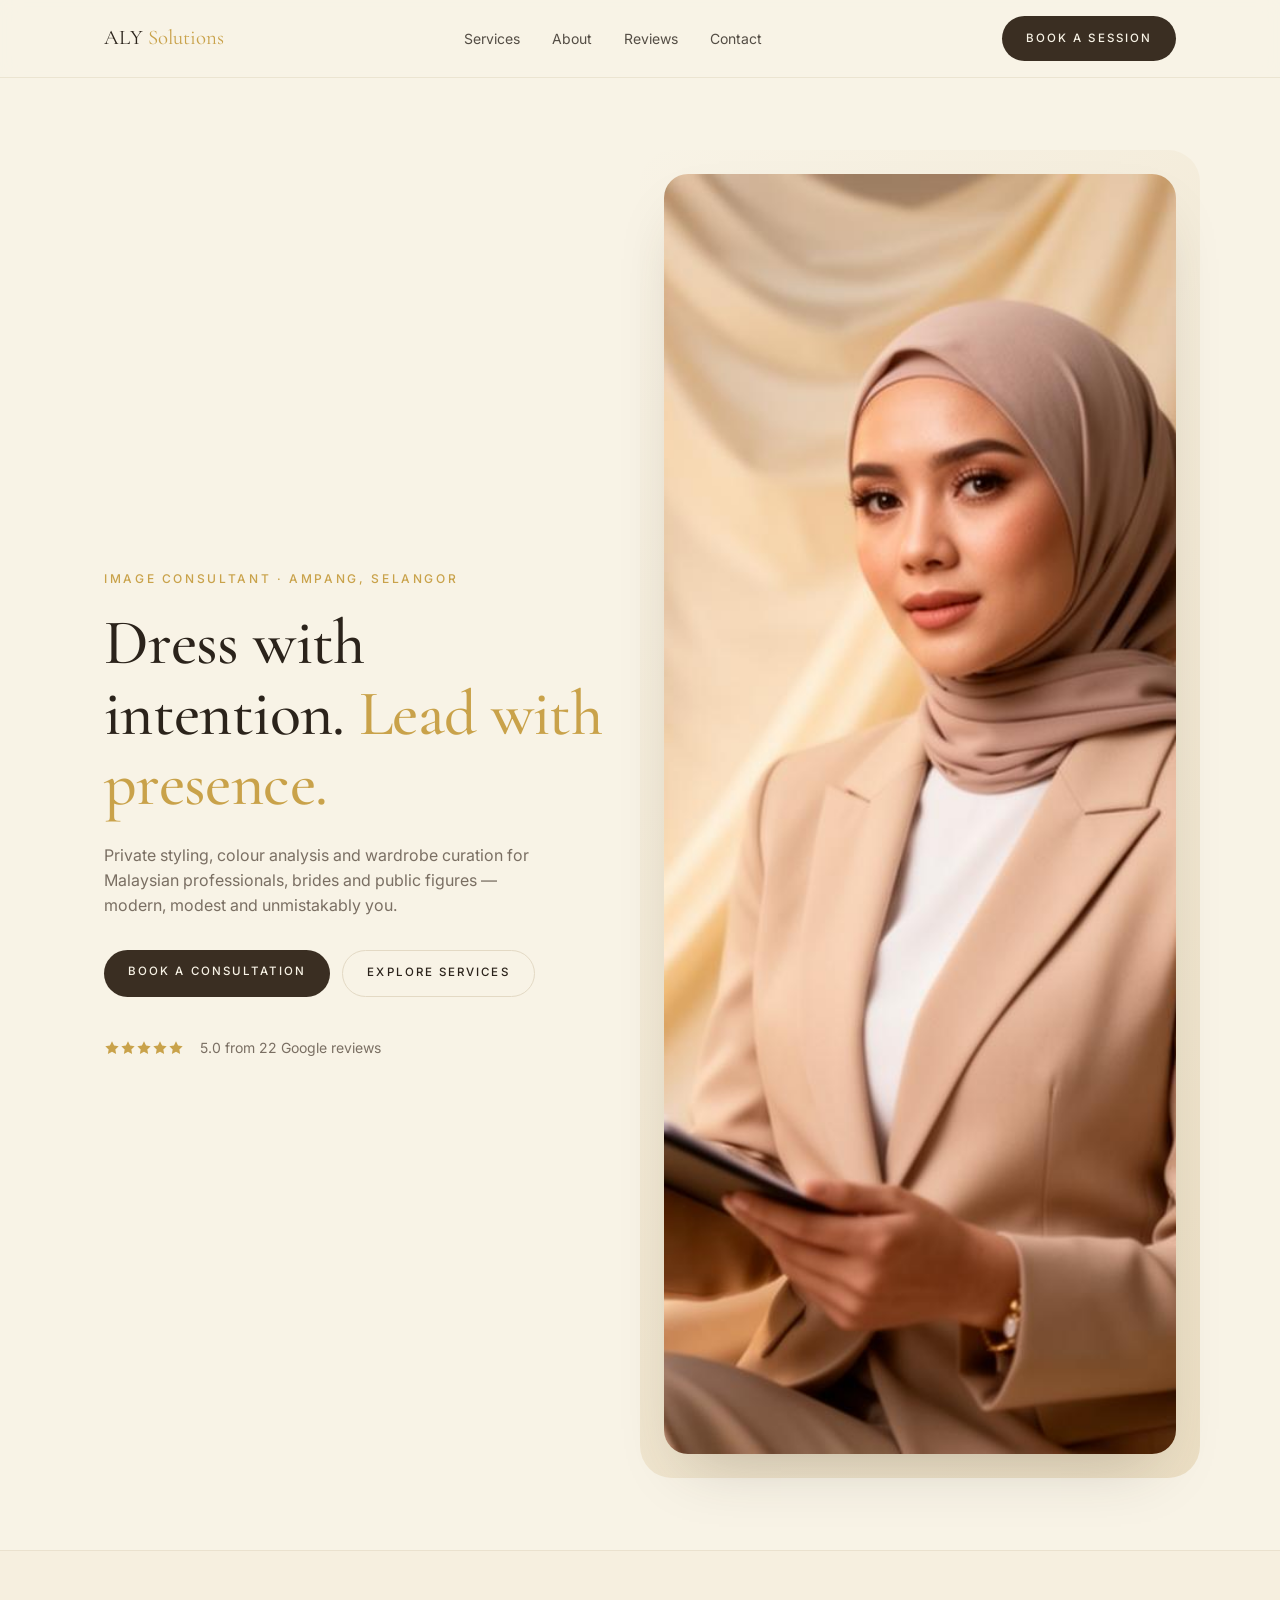
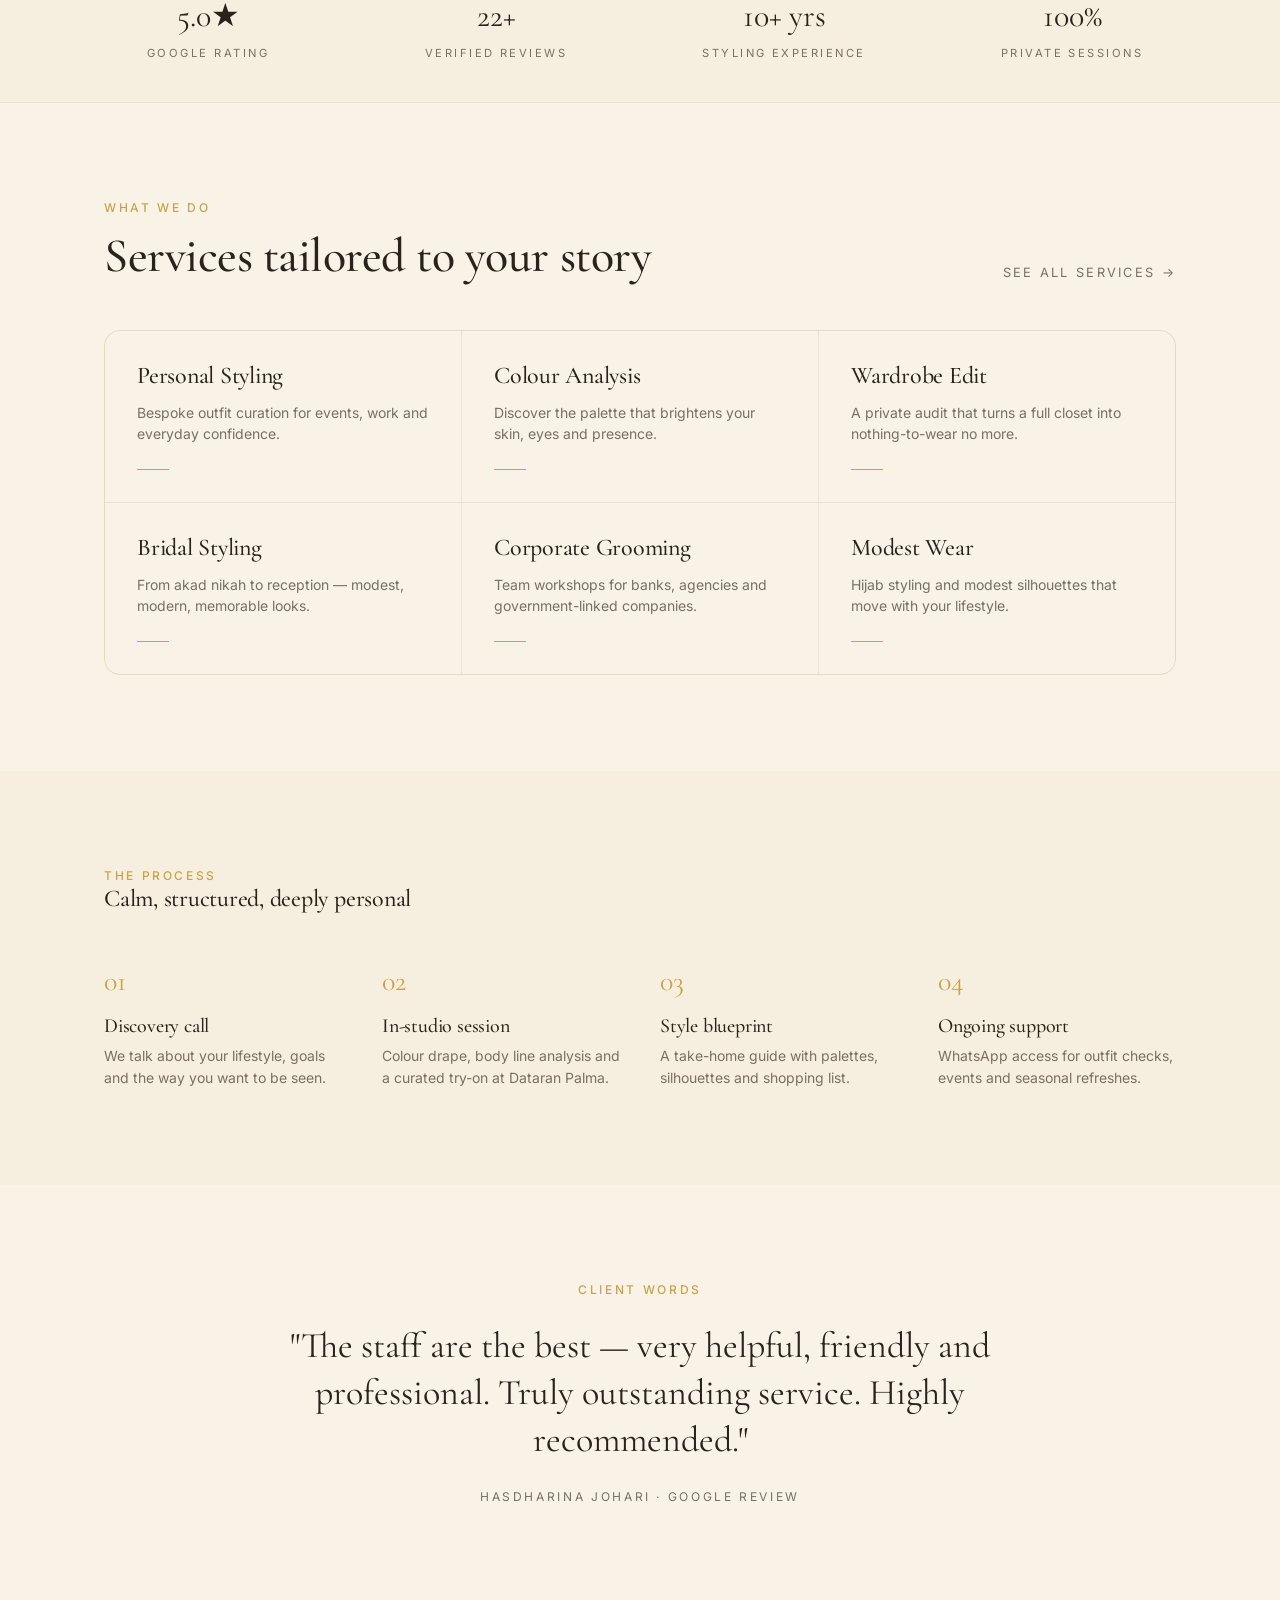
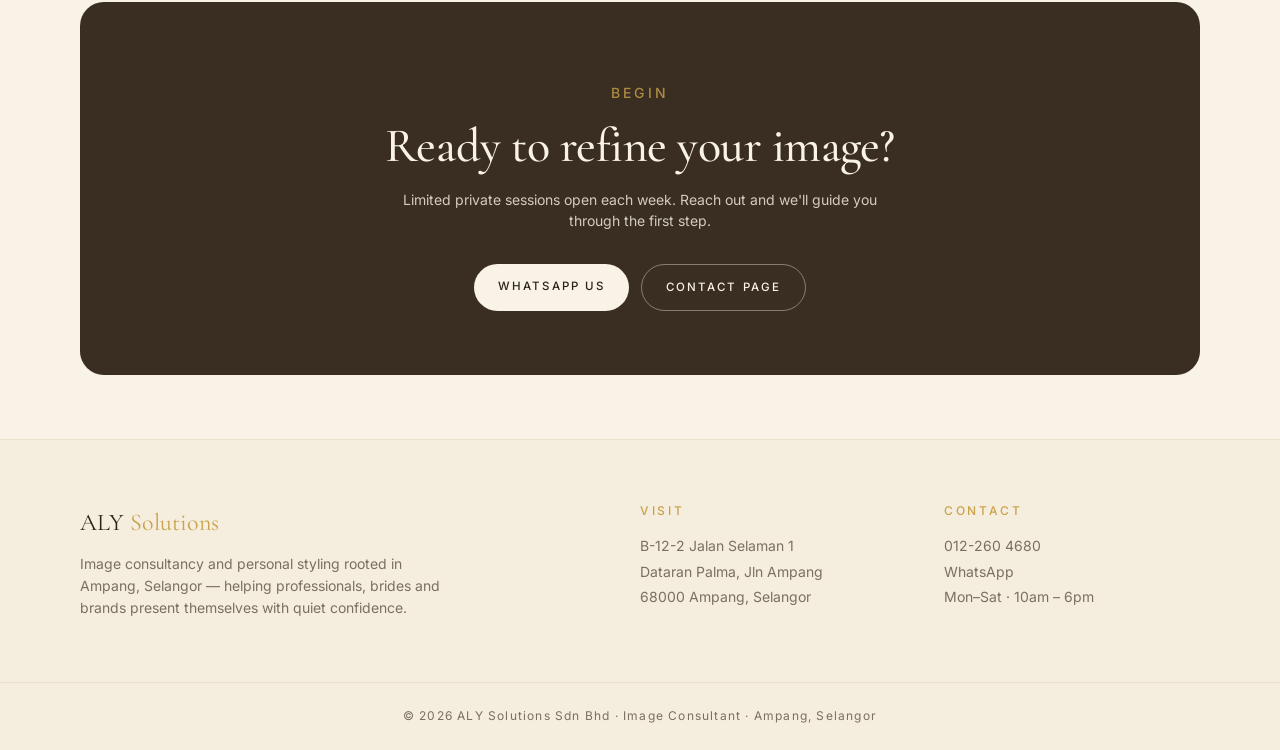
<file: index.html>
<!doctype html>
<html lang="en">
<head>
<meta charset="utf-8">
<meta name="viewport" content="width=device-width,initial-scale=1">
<meta name="author" content="ALY Solutions Sdn Bhd">
<meta name="theme-color" content="#f8f3e6">
<meta property="og:type" content="website">
<meta property="og:site_name" content="ALY Solutions">
<meta property="og:locale" content="en_MY">
<meta name="twitter:card" content="summary_large_image">
<link rel="preconnect" href="https://fonts.googleapis.com">
<link rel="preconnect" href="https://fonts.gstatic.com" crossorigin>
<link rel="stylesheet" href="https://fonts.googleapis.com/css2?family=Cormorant+Garamond:wght@400;500;600&family=Inter:wght@300;400;500;600&display=swap">
<link rel="stylesheet" href="styles.css">
<title>ALY Solutions — Image Consultant & Personal Stylist in Ampang, Selangor</title>
<meta name="description" content="Image consultancy, personal styling, colour analysis and modest-wear coaching in Ampang, Selangor. Trusted by 22+ five-star clients. Book a private session today.">
<meta name="keywords" content="image consultant Malaysia, personal stylist Ampang, colour analysis Selangor, modest wear stylist, corporate grooming KL, wardrobe consultant">
<meta property="og:title" content="ALY Solutions — Image Consultant in Ampang, Selangor">
<meta property="og:description" content="Personal styling, colour analysis, modest-wear and corporate grooming.">
<meta property="og:url" content="https://lyanarmly.com/">
<meta property="og:image" content="assets/hero.jpg">
<link rel="canonical" href="https://lyanarmly.com/">
<script type="application/ld+json">{"@context":"https://schema.org","@type":"LocalBusiness","name":"ALY Solutions Sdn Bhd","image":"assets/hero.jpg","telephone":"+60122604680","url":"https://lyanarmly.com","address":{"@type":"PostalAddress","streetAddress":"B-12-2 Jalan Selaman 1, Jln Ampang, Dataran Palma","addressLocality":"Ampang","addressRegion":"Selangor","postalCode":"68000","addressCountry":"MY"},"geo":{"@type":"GeoCoordinates","latitude":3.1569,"longitude":101.7619},"priceRange":"$$","openingHours":"Mo-Sa 10:00-18:00","aggregateRating":{"@type":"AggregateRating","ratingValue":"5.0","reviewCount":"22"},"description":"Professional image consultancy in Ampang, Selangor — personal styling, modest wear, colour analysis, corporate grooming and confidence coaching."}</script>
</head>
<body>
<header class="site-header">
  <div class="container">
    <a href="index.html" class="logo">ALY <span>Solutions</span></a>
    <nav class="nav" aria-label="Primary">
      <a href="services.html">Services</a>
      <a href="about.html">About</a>
      <a href="reviews.html">Reviews</a>
      <a href="contact.html">Contact</a>
    </nav>
    <a href="https://wa.me/60122604680" class="btn btn-primary header-cta">Book a session</a>
    <button class="menu-toggle" aria-label="Toggle menu" aria-expanded="false">☰</button>
  </div>
  <nav class="mobile-nav" aria-label="Mobile">
    <a href="services.html">Services</a>
    <a href="about.html">About</a>
    <a href="reviews.html">Reviews</a>
    <a href="contact.html">Contact</a>
    <a href="https://wa.me/60122604680" class="btn btn-primary">Book a session</a>
  </nav>
</header>
<main id="main">
  <section class="hero">
    <div class="container hero-grid">
      <div>
        <p class="eyebrow">Image Consultant · Ampang, Selangor</p>
        <h1>Dress with intention. <span class="accent">Lead with presence.</span></h1>
        <p class="lead">Private styling, colour analysis and wardrobe curation for Malaysian professionals, brides and public figures — modern, modest and unmistakably you.</p>
        <div class="hero-cta">
          <a href="https://wa.me/60122604680" class="btn btn-primary">Book a consultation</a>
          <a href="services.html" class="btn btn-outline">Explore services</a>
        </div>
        <div class="hero-rating"><span class="stars" aria-label="5 out of 5 stars"><svg viewBox="0 0 24 24"><path d="M12 2l3.09 6.26L22 9.27l-5 4.87 1.18 6.88L12 17.77l-6.18 3.25L7 14.14 2 9.27l6.91-1.01L12 2z"/></svg><svg viewBox="0 0 24 24"><path d="M12 2l3.09 6.26L22 9.27l-5 4.87 1.18 6.88L12 17.77l-6.18 3.25L7 14.14 2 9.27l6.91-1.01L12 2z"/></svg><svg viewBox="0 0 24 24"><path d="M12 2l3.09 6.26L22 9.27l-5 4.87 1.18 6.88L12 17.77l-6.18 3.25L7 14.14 2 9.27l6.91-1.01L12 2z"/></svg><svg viewBox="0 0 24 24"><path d="M12 2l3.09 6.26L22 9.27l-5 4.87 1.18 6.88L12 17.77l-6.18 3.25L7 14.14 2 9.27l6.91-1.01L12 2z"/></svg><svg viewBox="0 0 24 24"><path d="M12 2l3.09 6.26L22 9.27l-5 4.87 1.18 6.88L12 17.77l-6.18 3.25L7 14.14 2 9.27l6.91-1.01L12 2z"/></svg></span><span>5.0 from 22 Google reviews</span></div>
      </div>
      <div class="hero-image">
        <img src="assets/hero.jpg" alt="ALY Solutions image consultant styling a client in Ampang studio" width="1536" height="1280" fetchpriority="high">
      </div>
    </div>
  </section>

  <section class="trust">
    <div class="container trust-grid">
      <div><div class="trust-k">5.0★</div><div class="trust-v">Google rating</div></div>
      <div><div class="trust-k">22+</div><div class="trust-v">Verified reviews</div></div>
      <div><div class="trust-k">10+ yrs</div><div class="trust-v">Styling experience</div></div>
      <div><div class="trust-k">100%</div><div class="trust-v">Private sessions</div></div>
    </div>
  </section>

  <section class="section">
    <div class="container">
      <div class="section-head">
        <div><p class="eyebrow">What we do</p><h2>Services tailored to your story</h2></div>
        <a href="services.html" class="muted" style="font-size:.8rem;letter-spacing:.18em;text-transform:uppercase">See all services →</a>
      </div>
      <div class="services-grid">
        <article class="service-card"><h3>Personal Styling</h3><p>Bespoke outfit curation for events, work and everyday confidence.</p><div class="rule"></div></article>
        <article class="service-card"><h3>Colour Analysis</h3><p>Discover the palette that brightens your skin, eyes and presence.</p><div class="rule"></div></article>
        <article class="service-card"><h3>Wardrobe Edit</h3><p>A private audit that turns a full closet into nothing-to-wear no more.</p><div class="rule"></div></article>
        <article class="service-card"><h3>Bridal Styling</h3><p>From akad nikah to reception — modest, modern, memorable looks.</p><div class="rule"></div></article>
        <article class="service-card"><h3>Corporate Grooming</h3><p>Team workshops for banks, agencies and government-linked companies.</p><div class="rule"></div></article>
        <article class="service-card"><h3>Modest Wear</h3><p>Hijab styling and modest silhouettes that move with your lifestyle.</p><div class="rule"></div></article>
      </div>
    </div>
  </section>

  <section class="process">
    <div class="container">
      <p class="eyebrow">The process</p>
      <h2>Calm, structured, deeply personal</h2>
      <div class="steps">
        <div class="step"><div class="step-n">01</div><h3>Discovery call</h3><p>We talk about your lifestyle, goals and the way you want to be seen.</p></div>
        <div class="step"><div class="step-n">02</div><h3>In-studio session</h3><p>Colour drape, body line analysis and a curated try-on at Dataran Palma.</p></div>
        <div class="step"><div class="step-n">03</div><h3>Style blueprint</h3><p>A take-home guide with palettes, silhouettes and shopping list.</p></div>
        <div class="step"><div class="step-n">04</div><h3>Ongoing support</h3><p>WhatsApp access for outfit checks, events and seasonal refreshes.</p></div>
      </div>
    </div>
  </section>

  <section class="testimonial">
    <p class="eyebrow">Client words</p>
    <blockquote>"The staff are the best — very helpful, friendly and professional. Truly outstanding service. Highly recommended."</blockquote>
    <cite>Hasdharina Johari · Google review</cite>
  </section>

  <section>
    <div class="cta-box">
      <p class="eyebrow" style="color:var(--gold)">Begin</p>
      <h2>Ready to refine your image?</h2>
      <p>Limited private sessions open each week. Reach out and we'll guide you through the first step.</p>
      <div class="actions">
        <a href="https://wa.me/60122604680" class="btn btn-light">WhatsApp us</a>
        <a href="contact.html" class="btn btn-ghost">Contact page</a>
      </div>
    </div>
  </section>
</main>
<footer class="site-footer">
  <div class="container footer-grid">
    <div>
      <div class="footer-brand">ALY <span>Solutions</span></div>
      <p>Image consultancy and personal styling rooted in Ampang, Selangor — helping professionals, brides and brands present themselves with quiet confidence.</p>
    </div>
    <div>
      <h2>Visit</h2>
      <address>B-12-2 Jalan Selaman 1<br>Dataran Palma, Jln Ampang<br>68000 Ampang, Selangor</address>
    </div>
    <div>
      <h2>Contact</h2>
      <ul>
        <li><a href="tel:+60122604680">012-260 4680</a></li>
        <li><a href="https://wa.me/60122604680">WhatsApp</a></li>
        <li>Mon–Sat · 10am – 6pm</li>
      </ul>
    </div>
  </div>
  <div class="copyright">© <span id="year"></span> ALY Solutions Sdn Bhd · Image Consultant · Ampang, Selangor</div>
</footer>
<script src="script.js"></script>
</body></html>
</file>
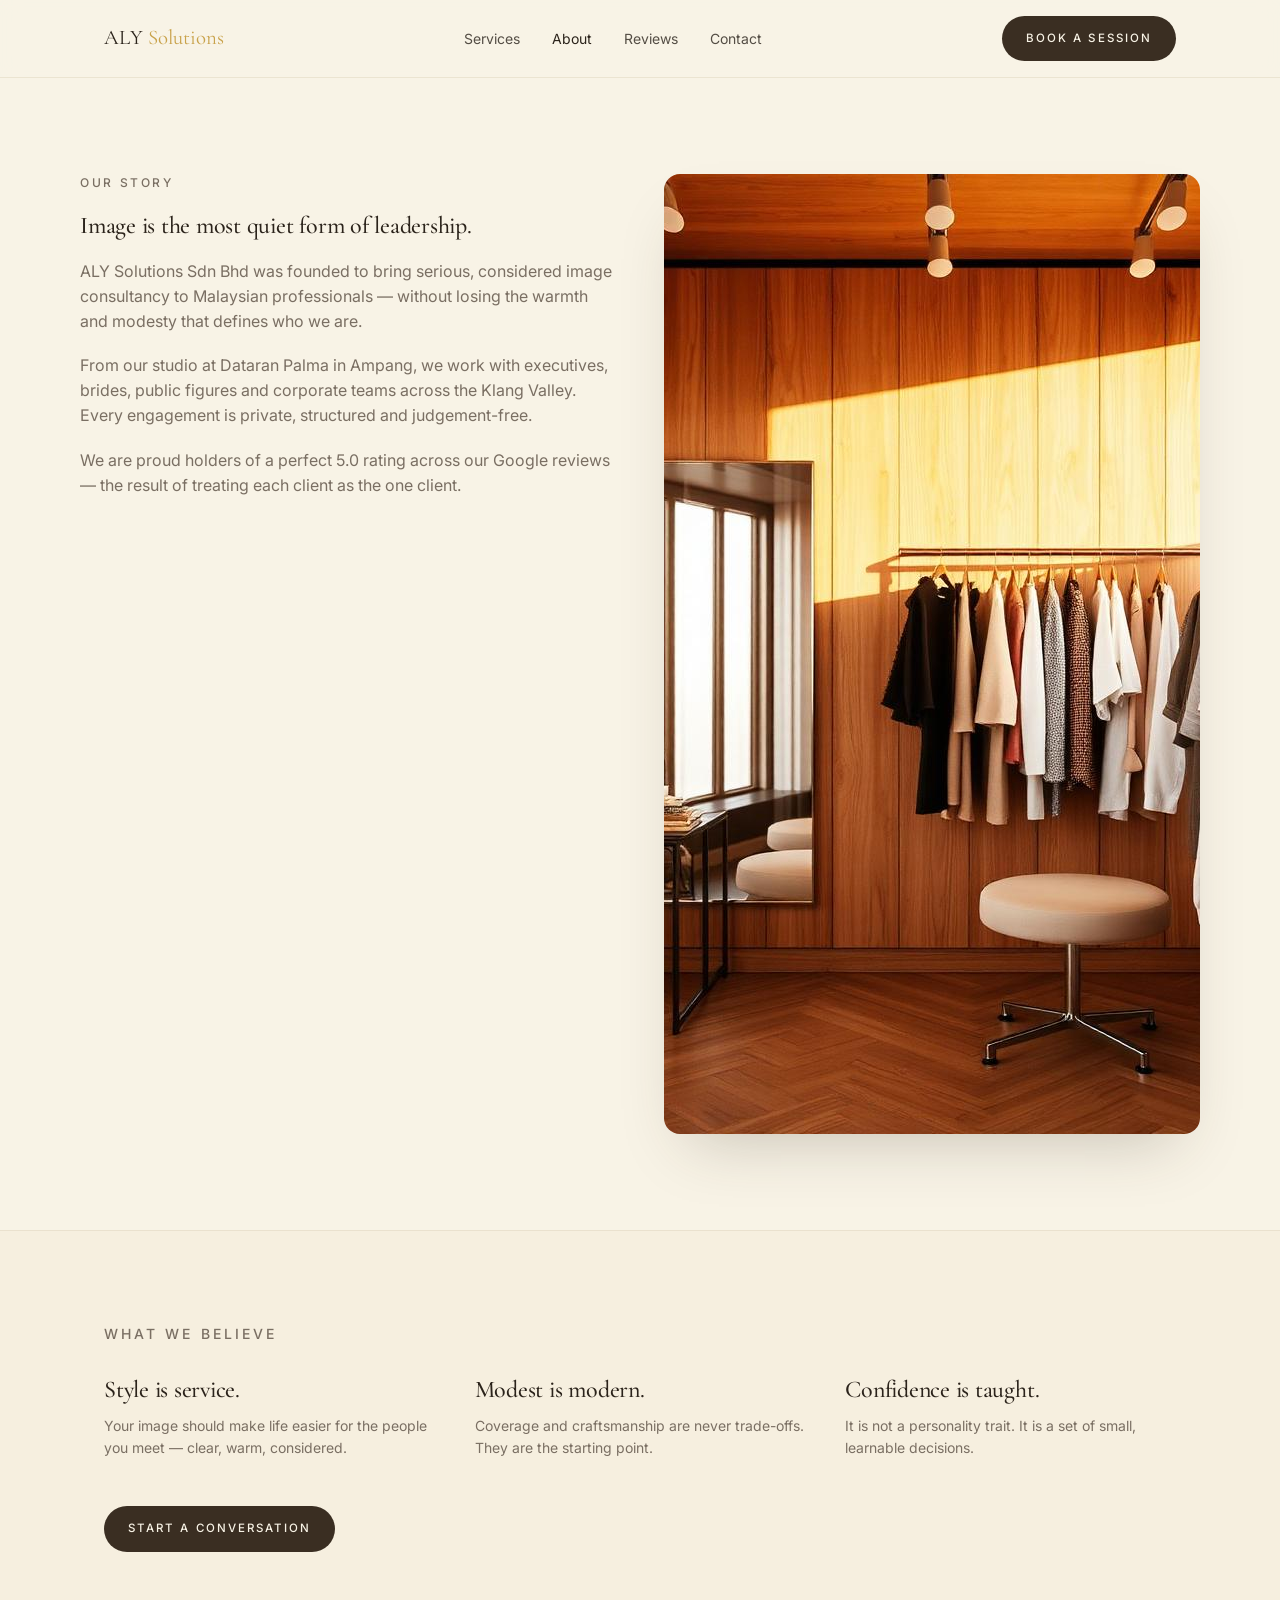
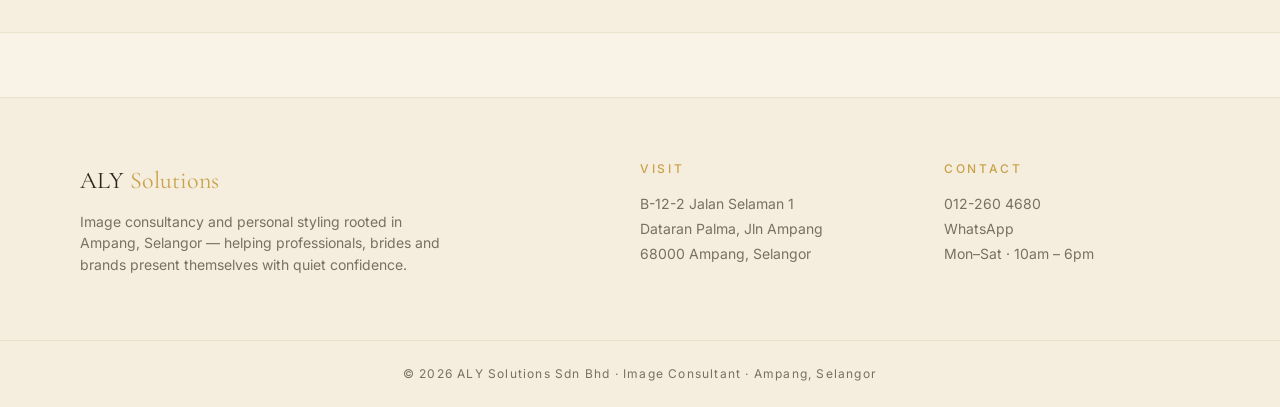
<file: about.html>
<!doctype html>
<html lang="en">
<head>
<meta charset="utf-8">
<meta name="viewport" content="width=device-width,initial-scale=1">
<meta name="author" content="ALY Solutions Sdn Bhd">
<meta name="theme-color" content="#f8f3e6">
<meta property="og:type" content="website">
<meta property="og:site_name" content="ALY Solutions">
<meta property="og:locale" content="en_MY">
<meta name="twitter:card" content="summary_large_image">
<link rel="preconnect" href="https://fonts.googleapis.com">
<link rel="preconnect" href="https://fonts.gstatic.com" crossorigin>
<link rel="stylesheet" href="https://fonts.googleapis.com/css2?family=Cormorant+Garamond:wght@400;500;600&family=Inter:wght@300;400;500;600&display=swap">
<link rel="stylesheet" href="styles.css">
<title>About ALY Solutions — Malaysia's Trusted Image Consultancy</title>
<meta name="description" content="Founded in Ampang, Selangor, ALY Solutions blends classical image theory with the realities of modern Malaysian life.">
<meta property="og:title" content="About ALY Solutions">
<meta property="og:description" content="Meet the studio behind 22+ five-star client experiences.">
<meta property="og:url" content="https://lyanarmly.com/about.html">
<meta property="og:image" content="assets/about.jpg">
<link rel="canonical" href="https://lyanarmly.com/about.html">
</head>
<body>
<header class="site-header">
  <div class="container">
    <a href="index.html" class="logo">ALY <span>Solutions</span></a>
    <nav class="nav" aria-label="Primary">
      <a href="services.html">Services</a>
      <a href="about.html">About</a>
      <a href="reviews.html">Reviews</a>
      <a href="contact.html">Contact</a>
    </nav>
    <a href="https://wa.me/60122604680" class="btn btn-primary header-cta">Book a session</a>
    <button class="menu-toggle" aria-label="Toggle menu" aria-expanded="false">☰</button>
  </div>
  <nav class="mobile-nav" aria-label="Mobile">
    <a href="services.html">Services</a>
    <a href="about.html">About</a>
    <a href="reviews.html">Reviews</a>
    <a href="contact.html">Contact</a>
    <a href="https://wa.me/60122604680" class="btn btn-primary">Book a session</a>
  </nav>
</header>
<main id="main">
  <section>
    <div class="container about-grid">
      <div class="about-text">
        <p class="eyebrow">Our story</p>
        <h1>Image is the most quiet form of leadership.</h1>
        <p>ALY Solutions Sdn Bhd was founded to bring serious, considered image consultancy to Malaysian professionals — without losing the warmth and modesty that defines who we are.</p>
        <p>From our studio at Dataran Palma in Ampang, we work with executives, brides, public figures and corporate teams across the Klang Valley. Every engagement is private, structured and judgement-free.</p>
        <p>We are proud holders of a perfect 5.0 rating across our Google reviews — the result of treating each client as the one client.</p>
      </div>
      <img class="about-img" src="assets/about.jpg" alt="ALY Solutions styling studio interior in Ampang, Selangor" width="1280" height="960" loading="lazy">
    </div>
  </section>
  <section class="values">
    <div class="container">
      <p class="eyebrow">What we believe</p>
      <div class="values-grid">
        <div><h3>Style is service.</h3><p>Your image should make life easier for the people you meet — clear, warm, considered.</p></div>
        <div><h3>Modest is modern.</h3><p>Coverage and craftsmanship are never trade-offs. They are the starting point.</p></div>
        <div><h3>Confidence is taught.</h3><p>It is not a personality trait. It is a set of small, learnable decisions.</p></div>
      </div>
      <div style="margin-top:3rem"><a href="contact.html" class="btn btn-primary">Start a conversation</a></div>
    </div>
  </section>
</main>
<footer class="site-footer">
  <div class="container footer-grid">
    <div>
      <div class="footer-brand">ALY <span>Solutions</span></div>
      <p>Image consultancy and personal styling rooted in Ampang, Selangor — helping professionals, brides and brands present themselves with quiet confidence.</p>
    </div>
    <div>
      <h2>Visit</h2>
      <address>B-12-2 Jalan Selaman 1<br>Dataran Palma, Jln Ampang<br>68000 Ampang, Selangor</address>
    </div>
    <div>
      <h2>Contact</h2>
      <ul>
        <li><a href="tel:+60122604680">012-260 4680</a></li>
        <li><a href="https://wa.me/60122604680">WhatsApp</a></li>
        <li>Mon–Sat · 10am – 6pm</li>
      </ul>
    </div>
  </div>
  <div class="copyright">© <span id="year"></span> ALY Solutions Sdn Bhd · Image Consultant · Ampang, Selangor</div>
</footer>
<script src="script.js"></script>
</body></html>
</file>
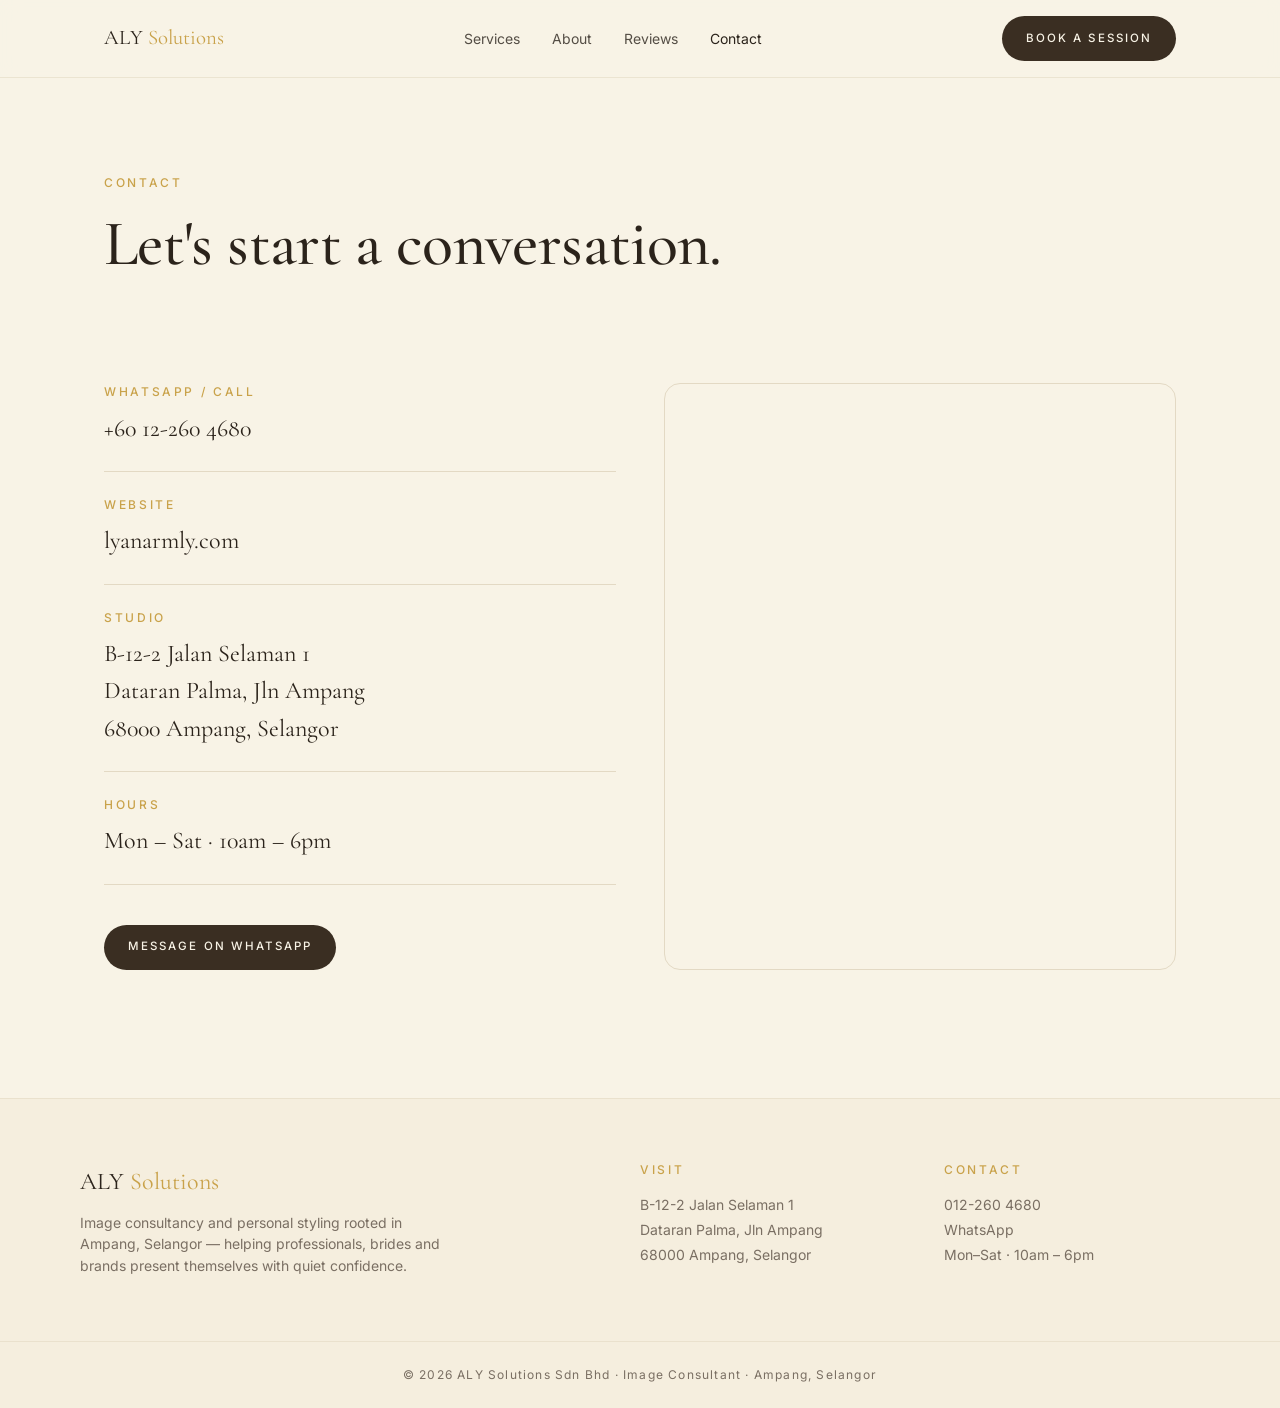
<file: contact.html>
<!doctype html>
<html lang="en">
<head>
<meta charset="utf-8">
<meta name="viewport" content="width=device-width,initial-scale=1">
<meta name="author" content="ALY Solutions Sdn Bhd">
<meta name="theme-color" content="#f8f3e6">
<meta property="og:type" content="website">
<meta property="og:site_name" content="ALY Solutions">
<meta property="og:locale" content="en_MY">
<meta name="twitter:card" content="summary_large_image">
<link rel="preconnect" href="https://fonts.googleapis.com">
<link rel="preconnect" href="https://fonts.gstatic.com" crossorigin>
<link rel="stylesheet" href="https://fonts.googleapis.com/css2?family=Cormorant+Garamond:wght@400;500;600&family=Inter:wght@300;400;500;600&display=swap">
<link rel="stylesheet" href="styles.css">
<title>Contact ALY Solutions — Book an Image Consultation in Ampang</title>
<meta name="description" content="Get in touch with ALY Solutions in Ampang, Selangor. Call 012-260 4680, WhatsApp us, or visit our studio at Dataran Palma.">
<meta property="og:title" content="Contact ALY Solutions">
<meta property="og:description" content="Call, WhatsApp or visit the Ampang studio.">
<meta property="og:url" content="https://lyanarmly.com/contact.html">
<link rel="canonical" href="https://lyanarmly.com/contact.html">
</head>
<body>
<header class="site-header">
  <div class="container">
    <a href="index.html" class="logo">ALY <span>Solutions</span></a>
    <nav class="nav" aria-label="Primary">
      <a href="services.html">Services</a>
      <a href="about.html">About</a>
      <a href="reviews.html">Reviews</a>
      <a href="contact.html">Contact</a>
    </nav>
    <a href="https://wa.me/60122604680" class="btn btn-primary header-cta">Book a session</a>
    <button class="menu-toggle" aria-label="Toggle menu" aria-expanded="false">☰</button>
  </div>
  <nav class="mobile-nav" aria-label="Mobile">
    <a href="services.html">Services</a>
    <a href="about.html">About</a>
    <a href="reviews.html">Reviews</a>
    <a href="contact.html">Contact</a>
    <a href="https://wa.me/60122604680" class="btn btn-primary">Book a session</a>
  </nav>
</header>
<main id="main">
  <section class="page-head">
    <div class="container">
      <p class="eyebrow">Contact</p>
      <h1>Let's start a conversation.</h1>
    </div>
  </section>
  <section>
    <div class="container contact-grid">
      <div>
        <a href="https://wa.me/60122604680" class="contact-row" style="display:block"><span class="eyebrow">WhatsApp / Call</span><div class="value">+60 12-260 4680</div></a>
        <a href="https://lyanarmly.com" class="contact-row" style="display:block"><span class="eyebrow">Website</span><div class="value">lyanarmly.com</div></a>
        <div class="contact-row"><span class="eyebrow">Studio</span><div class="value">B-12-2 Jalan Selaman 1<br>Dataran Palma, Jln Ampang<br>68000 Ampang, Selangor</div></div>
        <div class="contact-row"><span class="eyebrow">Hours</span><div class="value">Mon – Sat · 10am – 6pm</div></div>
        <a href="https://wa.me/60122604680" class="btn btn-primary" style="margin-top:1rem">Message on WhatsApp</a>
      </div>
      <div class="map">
        <iframe title="ALY Solutions studio location" src="https://www.google.com/maps?q=B-12-2+Jalan+Selaman+1,+Dataran+Palma,+68000+Ampang,+Selangor&output=embed" loading="lazy" referrerpolicy="no-referrer-when-downgrade"></iframe>
      </div>
    </div>
  </section>
</main>
<footer class="site-footer">
  <div class="container footer-grid">
    <div>
      <div class="footer-brand">ALY <span>Solutions</span></div>
      <p>Image consultancy and personal styling rooted in Ampang, Selangor — helping professionals, brides and brands present themselves with quiet confidence.</p>
    </div>
    <div>
      <h2>Visit</h2>
      <address>B-12-2 Jalan Selaman 1<br>Dataran Palma, Jln Ampang<br>68000 Ampang, Selangor</address>
    </div>
    <div>
      <h2>Contact</h2>
      <ul>
        <li><a href="tel:+60122604680">012-260 4680</a></li>
        <li><a href="https://wa.me/60122604680">WhatsApp</a></li>
        <li>Mon–Sat · 10am – 6pm</li>
      </ul>
    </div>
  </div>
  <div class="copyright">© <span id="year"></span> ALY Solutions Sdn Bhd · Image Consultant · Ampang, Selangor</div>
</footer>
<script src="script.js"></script>
</body></html>
</file>
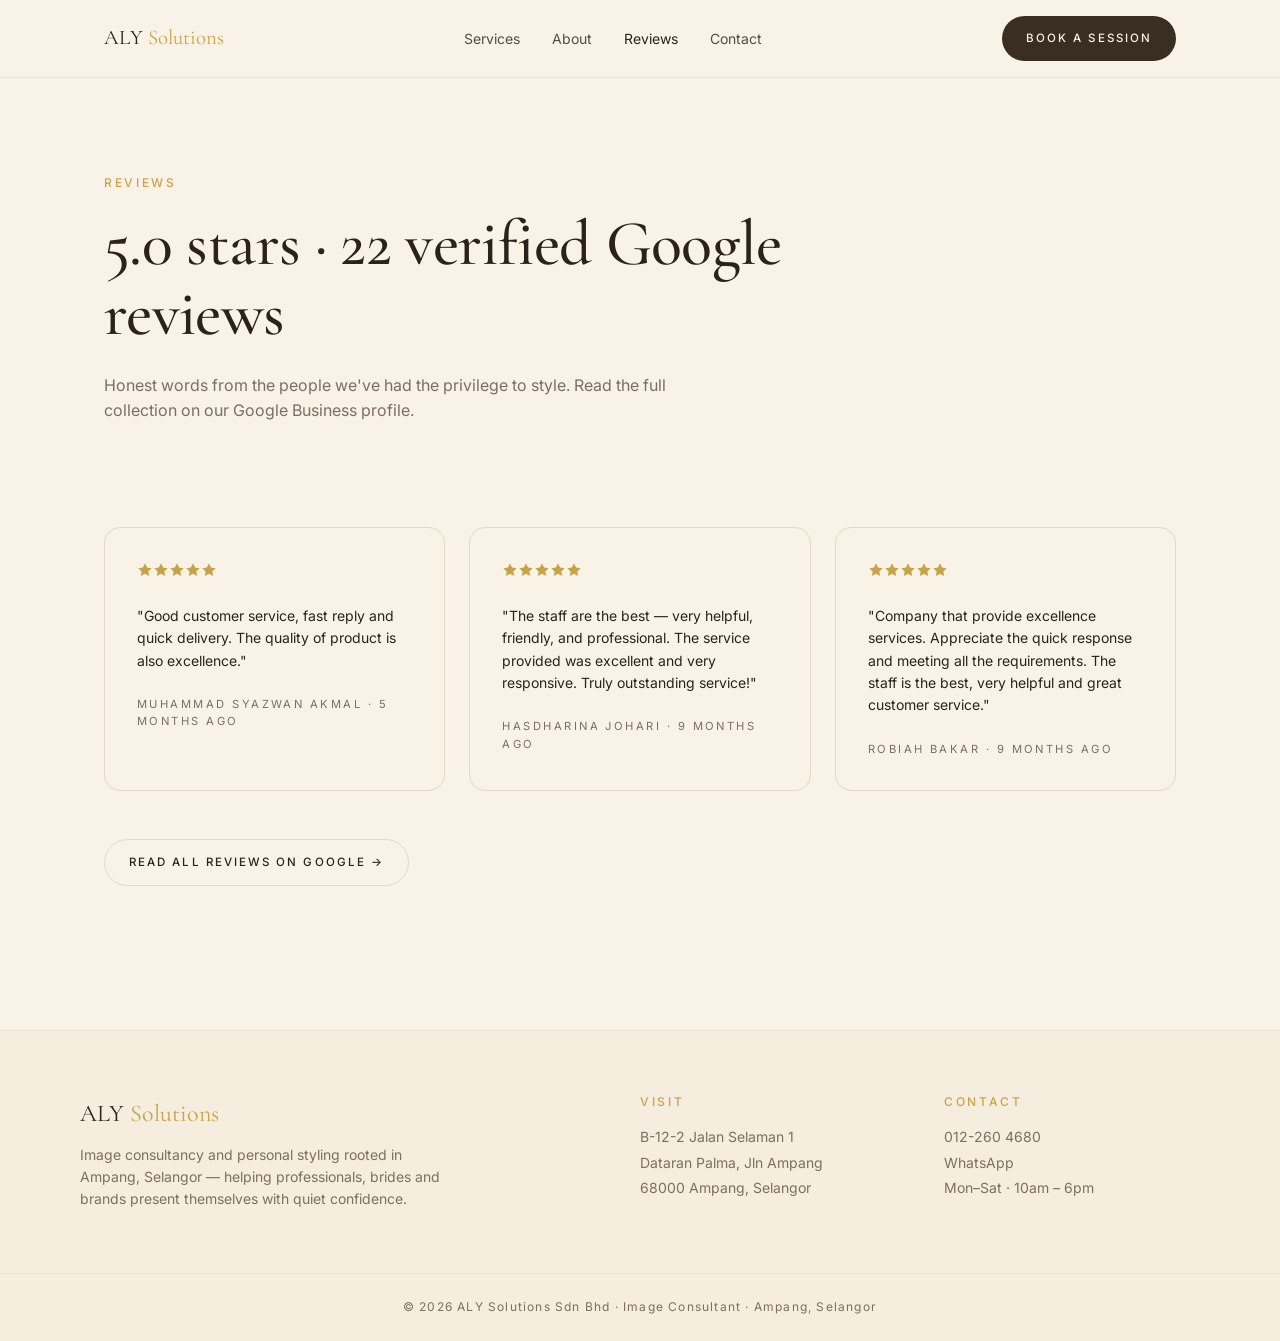
<file: reviews.html>
<!doctype html>
<html lang="en">
<head>
<meta charset="utf-8">
<meta name="viewport" content="width=device-width,initial-scale=1">
<meta name="author" content="ALY Solutions Sdn Bhd">
<meta name="theme-color" content="#f8f3e6">
<meta property="og:type" content="website">
<meta property="og:site_name" content="ALY Solutions">
<meta property="og:locale" content="en_MY">
<meta name="twitter:card" content="summary_large_image">
<link rel="preconnect" href="https://fonts.googleapis.com">
<link rel="preconnect" href="https://fonts.gstatic.com" crossorigin>
<link rel="stylesheet" href="https://fonts.googleapis.com/css2?family=Cormorant+Garamond:wght@400;500;600&family=Inter:wght@300;400;500;600&display=swap">
<link rel="stylesheet" href="styles.css">
<title>Client Reviews — ALY Solutions Image Consultant Ampang</title>
<meta name="description" content="Read verified 5-star Google reviews from clients of ALY Solutions Sdn Bhd in Ampang, Selangor.">
<meta property="og:title" content="Reviews — ALY Solutions">
<meta property="og:description" content="5.0 stars from 22 verified Google reviews.">
<meta property="og:url" content="https://lyanarmly.com/reviews.html">
<link rel="canonical" href="https://lyanarmly.com/reviews.html">
<script type="application/ld+json">{"@context":"https://schema.org","@type":"LocalBusiness","name":"ALY Solutions Sdn Bhd","aggregateRating":{"@type":"AggregateRating","ratingValue":"5.0","reviewCount":"22"},"review":[{"@type":"Review","author":{"@type":"Person","name":"Muhammad Syazwan Akmal"},"reviewRating":{"@type":"Rating","ratingValue":"5","bestRating":"5"},"reviewBody":"Good customer service, fast reply and quick delivery."},{"@type":"Review","author":{"@type":"Person","name":"Hasdharina Johari"},"reviewRating":{"@type":"Rating","ratingValue":"5","bestRating":"5"},"reviewBody":"The staff are the best — very helpful, friendly, and professional."},{"@type":"Review","author":{"@type":"Person","name":"Robiah Bakar"},"reviewRating":{"@type":"Rating","ratingValue":"5","bestRating":"5"},"reviewBody":"Company that provide excellence services."}]}</script>
</head>
<body>
<header class="site-header">
  <div class="container">
    <a href="index.html" class="logo">ALY <span>Solutions</span></a>
    <nav class="nav" aria-label="Primary">
      <a href="services.html">Services</a>
      <a href="about.html">About</a>
      <a href="reviews.html">Reviews</a>
      <a href="contact.html">Contact</a>
    </nav>
    <a href="https://wa.me/60122604680" class="btn btn-primary header-cta">Book a session</a>
    <button class="menu-toggle" aria-label="Toggle menu" aria-expanded="false">☰</button>
  </div>
  <nav class="mobile-nav" aria-label="Mobile">
    <a href="services.html">Services</a>
    <a href="about.html">About</a>
    <a href="reviews.html">Reviews</a>
    <a href="contact.html">Contact</a>
    <a href="https://wa.me/60122604680" class="btn btn-primary">Book a session</a>
  </nav>
</header>
<main id="main">
  <section class="page-head">
    <div class="container">
      <p class="eyebrow">Reviews</p>
      <h1>5.0 stars · 22 verified Google reviews</h1>
      <p class="lead">Honest words from the people we've had the privilege to style. Read the full collection on our Google Business profile.</p>
    </div>
  </section>
  <section>
    <div class="container reviews-grid">
      <figure class="review"><span class="stars" aria-label="5 out of 5 stars"><svg viewBox="0 0 24 24"><path d="M12 2l3.09 6.26L22 9.27l-5 4.87 1.18 6.88L12 17.77l-6.18 3.25L7 14.14 2 9.27l6.91-1.01L12 2z"/></svg><svg viewBox="0 0 24 24"><path d="M12 2l3.09 6.26L22 9.27l-5 4.87 1.18 6.88L12 17.77l-6.18 3.25L7 14.14 2 9.27l6.91-1.01L12 2z"/></svg><svg viewBox="0 0 24 24"><path d="M12 2l3.09 6.26L22 9.27l-5 4.87 1.18 6.88L12 17.77l-6.18 3.25L7 14.14 2 9.27l6.91-1.01L12 2z"/></svg><svg viewBox="0 0 24 24"><path d="M12 2l3.09 6.26L22 9.27l-5 4.87 1.18 6.88L12 17.77l-6.18 3.25L7 14.14 2 9.27l6.91-1.01L12 2z"/></svg><svg viewBox="0 0 24 24"><path d="M12 2l3.09 6.26L22 9.27l-5 4.87 1.18 6.88L12 17.77l-6.18 3.25L7 14.14 2 9.27l6.91-1.01L12 2z"/></svg></span><blockquote>"Good customer service, fast reply and quick delivery. The quality of product is also excellence."</blockquote><figcaption>Muhammad Syazwan Akmal · 5 months ago</figcaption></figure>
      <figure class="review"><span class="stars" aria-label="5 out of 5 stars"><svg viewBox="0 0 24 24"><path d="M12 2l3.09 6.26L22 9.27l-5 4.87 1.18 6.88L12 17.77l-6.18 3.25L7 14.14 2 9.27l6.91-1.01L12 2z"/></svg><svg viewBox="0 0 24 24"><path d="M12 2l3.09 6.26L22 9.27l-5 4.87 1.18 6.88L12 17.77l-6.18 3.25L7 14.14 2 9.27l6.91-1.01L12 2z"/></svg><svg viewBox="0 0 24 24"><path d="M12 2l3.09 6.26L22 9.27l-5 4.87 1.18 6.88L12 17.77l-6.18 3.25L7 14.14 2 9.27l6.91-1.01L12 2z"/></svg><svg viewBox="0 0 24 24"><path d="M12 2l3.09 6.26L22 9.27l-5 4.87 1.18 6.88L12 17.77l-6.18 3.25L7 14.14 2 9.27l6.91-1.01L12 2z"/></svg><svg viewBox="0 0 24 24"><path d="M12 2l3.09 6.26L22 9.27l-5 4.87 1.18 6.88L12 17.77l-6.18 3.25L7 14.14 2 9.27l6.91-1.01L12 2z"/></svg></span><blockquote>"The staff are the best — very helpful, friendly, and professional. The service provided was excellent and very responsive. Truly outstanding service!"</blockquote><figcaption>Hasdharina Johari · 9 months ago</figcaption></figure>
      <figure class="review"><span class="stars" aria-label="5 out of 5 stars"><svg viewBox="0 0 24 24"><path d="M12 2l3.09 6.26L22 9.27l-5 4.87 1.18 6.88L12 17.77l-6.18 3.25L7 14.14 2 9.27l6.91-1.01L12 2z"/></svg><svg viewBox="0 0 24 24"><path d="M12 2l3.09 6.26L22 9.27l-5 4.87 1.18 6.88L12 17.77l-6.18 3.25L7 14.14 2 9.27l6.91-1.01L12 2z"/></svg><svg viewBox="0 0 24 24"><path d="M12 2l3.09 6.26L22 9.27l-5 4.87 1.18 6.88L12 17.77l-6.18 3.25L7 14.14 2 9.27l6.91-1.01L12 2z"/></svg><svg viewBox="0 0 24 24"><path d="M12 2l3.09 6.26L22 9.27l-5 4.87 1.18 6.88L12 17.77l-6.18 3.25L7 14.14 2 9.27l6.91-1.01L12 2z"/></svg><svg viewBox="0 0 24 24"><path d="M12 2l3.09 6.26L22 9.27l-5 4.87 1.18 6.88L12 17.77l-6.18 3.25L7 14.14 2 9.27l6.91-1.01L12 2z"/></svg></span><blockquote>"Company that provide excellence services. Appreciate the quick response and meeting all the requirements. The staff is the best, very helpful and great customer service."</blockquote><figcaption>Robiah Bakar · 9 months ago</figcaption></figure>
    </div>
    <div class="container" style="padding-bottom:5rem">
      <a href="https://www.google.com/search?q=ALY+Solutions+Sdn+Bhd+Ampang" target="_blank" rel="noopener" class="btn btn-outline">Read all reviews on Google →</a>
    </div>
  </section>
</main>
<footer class="site-footer">
  <div class="container footer-grid">
    <div>
      <div class="footer-brand">ALY <span>Solutions</span></div>
      <p>Image consultancy and personal styling rooted in Ampang, Selangor — helping professionals, brides and brands present themselves with quiet confidence.</p>
    </div>
    <div>
      <h2>Visit</h2>
      <address>B-12-2 Jalan Selaman 1<br>Dataran Palma, Jln Ampang<br>68000 Ampang, Selangor</address>
    </div>
    <div>
      <h2>Contact</h2>
      <ul>
        <li><a href="tel:+60122604680">012-260 4680</a></li>
        <li><a href="https://wa.me/60122604680">WhatsApp</a></li>
        <li>Mon–Sat · 10am – 6pm</li>
      </ul>
    </div>
  </div>
  <div class="copyright">© <span id="year"></span> ALY Solutions Sdn Bhd · Image Consultant · Ampang, Selangor</div>
</footer>
<script src="script.js"></script>
</body></html>
</file>
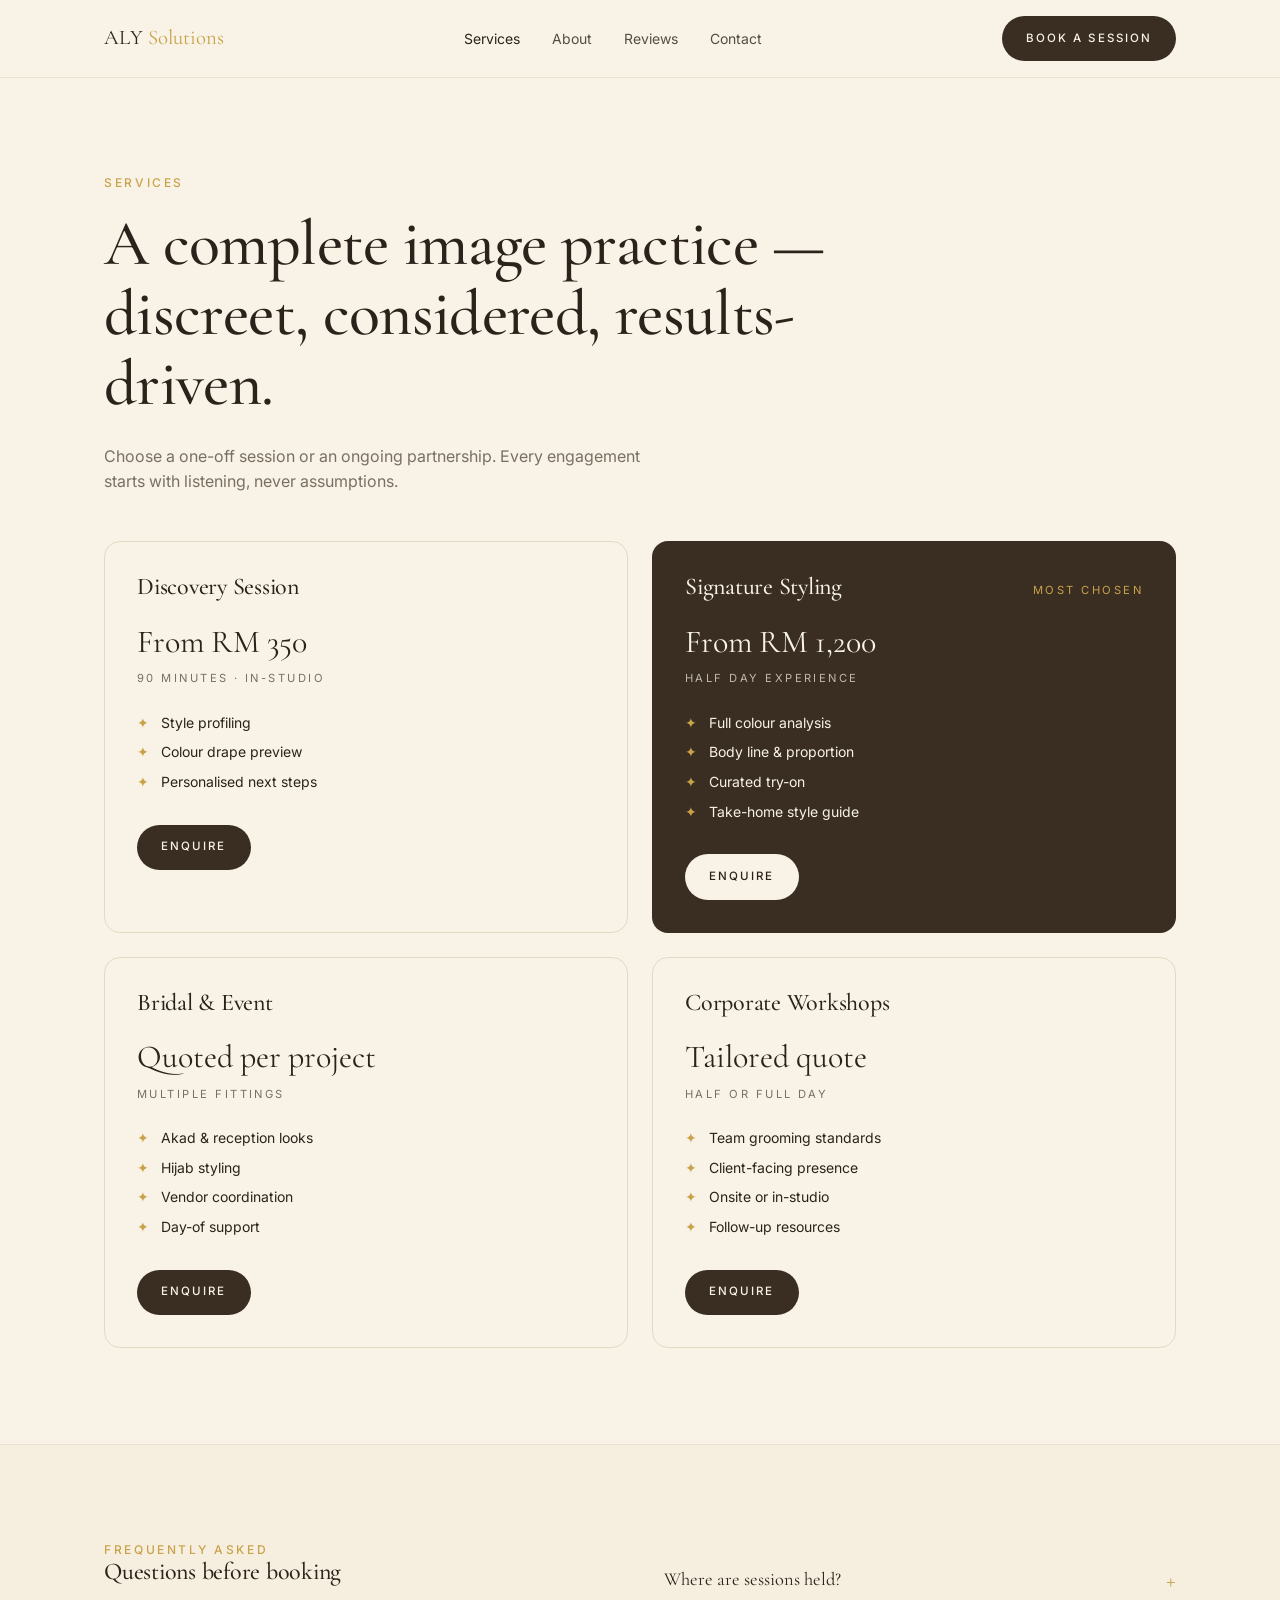
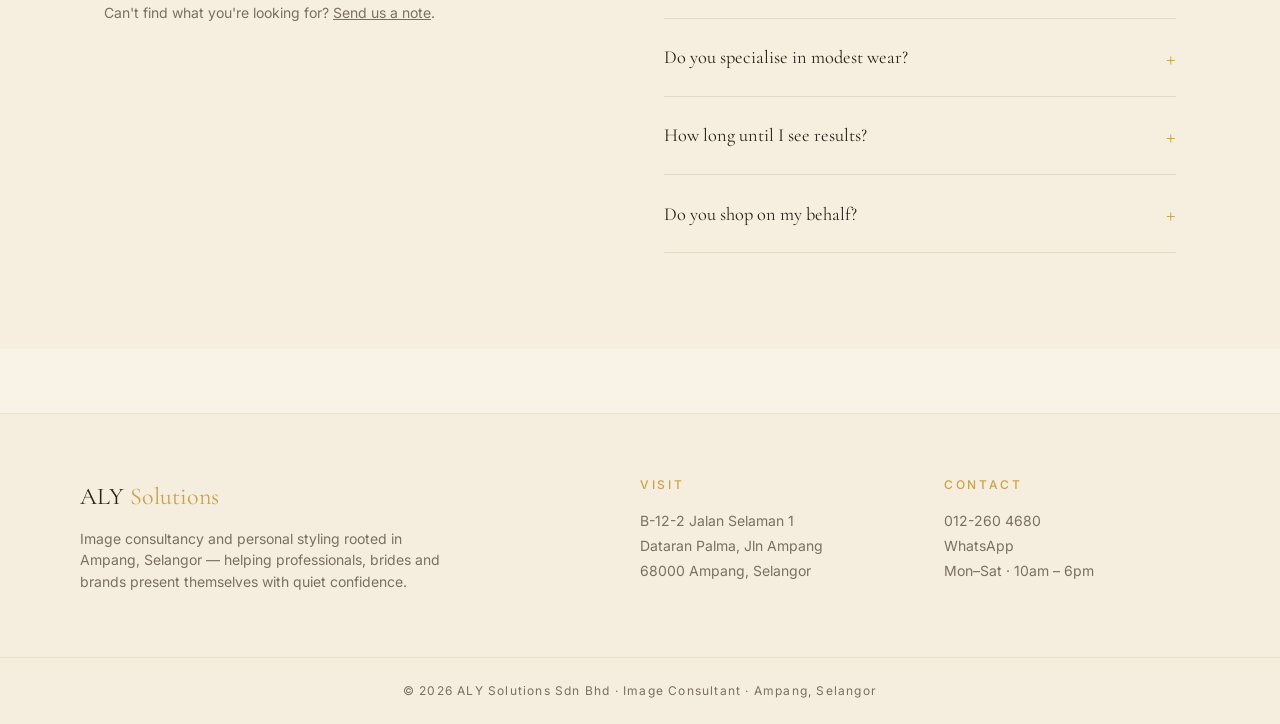
<file: services.html>
<!doctype html>
<html lang="en">
<head>
<meta charset="utf-8">
<meta name="viewport" content="width=device-width,initial-scale=1">
<meta name="author" content="ALY Solutions Sdn Bhd">
<meta name="theme-color" content="#f8f3e6">
<meta property="og:type" content="website">
<meta property="og:site_name" content="ALY Solutions">
<meta property="og:locale" content="en_MY">
<meta name="twitter:card" content="summary_large_image">
<link rel="preconnect" href="https://fonts.googleapis.com">
<link rel="preconnect" href="https://fonts.gstatic.com" crossorigin>
<link rel="stylesheet" href="https://fonts.googleapis.com/css2?family=Cormorant+Garamond:wght@400;500;600&family=Inter:wght@300;400;500;600&display=swap">
<link rel="stylesheet" href="styles.css">
<title>Image Consultancy & Personal Styling Services in Selangor | ALY Solutions</title>
<meta name="description" content="Personal styling, colour analysis, wardrobe edits, bridal looks, corporate grooming and modest-wear consulting in Ampang, Selangor.">
<meta property="og:title" content="Services — ALY Solutions">
<meta property="og:description" content="Transparent packages for individuals and teams.">
<meta property="og:url" content="https://lyanarmly.com/services.html">
<meta property="og:image" content="assets/services.jpg">
<link rel="canonical" href="https://lyanarmly.com/services.html">
<script type="application/ld+json">{"@context":"https://schema.org","@type":"Service","serviceType":"Image Consultancy & Personal Styling","provider":{"@type":"LocalBusiness","name":"ALY Solutions Sdn Bhd"},"areaServed":"Klang Valley, Malaysia"}</script>
</head>
<body>
<header class="site-header">
  <div class="container">
    <a href="index.html" class="logo">ALY <span>Solutions</span></a>
    <nav class="nav" aria-label="Primary">
      <a href="services.html">Services</a>
      <a href="about.html">About</a>
      <a href="reviews.html">Reviews</a>
      <a href="contact.html">Contact</a>
    </nav>
    <a href="https://wa.me/60122604680" class="btn btn-primary header-cta">Book a session</a>
    <button class="menu-toggle" aria-label="Toggle menu" aria-expanded="false">☰</button>
  </div>
  <nav class="mobile-nav" aria-label="Mobile">
    <a href="services.html">Services</a>
    <a href="about.html">About</a>
    <a href="reviews.html">Reviews</a>
    <a href="contact.html">Contact</a>
    <a href="https://wa.me/60122604680" class="btn btn-primary">Book a session</a>
  </nav>
</header>
<main id="main">
  <section class="page-head">
    <div class="container">
      <p class="eyebrow">Services</p>
      <h1>A complete image practice — discreet, considered, results-driven.</h1>
      <p class="lead">Choose a one-off session or an ongoing partnership. Every engagement starts with listening, never assumptions.</p>
    </div>
  </section>

  <section>
    <div class="container packages">
      <article class="package"><div class="package-head"><h2>Discovery Session</h2></div><div class="package-price">From RM 350</div><div class="package-duration">90 minutes · in-studio</div><ul><li>Style profiling</li><li>Colour drape preview</li><li>Personalised next steps</li></ul><a href="https://wa.me/60122604680" class="btn btn-primary">Enquire</a></article>
      <article class="package featured"><div class="package-head"><h2>Signature Styling</h2><span class="featured-tag">Most chosen</span></div><div class="package-price">From RM 1,200</div><div class="package-duration">Half day experience</div><ul><li>Full colour analysis</li><li>Body line &amp; proportion</li><li>Curated try-on</li><li>Take-home style guide</li></ul><a href="https://wa.me/60122604680" class="btn btn-primary">Enquire</a></article>
      <article class="package"><div class="package-head"><h2>Bridal &amp; Event</h2></div><div class="package-price">Quoted per project</div><div class="package-duration">Multiple fittings</div><ul><li>Akad &amp; reception looks</li><li>Hijab styling</li><li>Vendor coordination</li><li>Day-of support</li></ul><a href="https://wa.me/60122604680" class="btn btn-primary">Enquire</a></article>
      <article class="package"><div class="package-head"><h2>Corporate Workshops</h2></div><div class="package-price">Tailored quote</div><div class="package-duration">Half or full day</div><ul><li>Team grooming standards</li><li>Client-facing presence</li><li>Onsite or in-studio</li><li>Follow-up resources</li></ul><a href="https://wa.me/60122604680" class="btn btn-primary">Enquire</a></article>
    </div>
  </section>

  <section class="faq">
    <div class="container faq-grid">
      <div>
        <p class="eyebrow">Frequently asked</p>
        <h2>Questions before booking</h2>
        <p class="muted" style="margin-top:1rem;font-size:.875rem">Can't find what you're looking for? <a href="contact.html" style="text-decoration:underline">Send us a note</a>.</p>
      </div>
      <div>
        <details><summary>Where are sessions held?</summary><p>All private sessions are held at our Ampang studio in Dataran Palma, inside Grand Barakah Hotel. Corporate workshops can be hosted at your office in the Klang Valley.</p></details>
        <details><summary>Do you specialise in modest wear?</summary><p>Yes — modest styling and hijab coordination is a core part of our practice, and we work with all dress codes from corporate to bridal.</p></details>
        <details><summary>How long until I see results?</summary><p>Most clients leave the first session with an immediate shift in confidence and a clear blueprint they can act on the same week.</p></details>
        <details><summary>Do you shop on my behalf?</summary><p>Yes. Personal shopping is offered as an add-on and can be arranged in KL malls or curated online.</p></details>
      </div>
    </div>
  </section>
</main>
<footer class="site-footer">
  <div class="container footer-grid">
    <div>
      <div class="footer-brand">ALY <span>Solutions</span></div>
      <p>Image consultancy and personal styling rooted in Ampang, Selangor — helping professionals, brides and brands present themselves with quiet confidence.</p>
    </div>
    <div>
      <h2>Visit</h2>
      <address>B-12-2 Jalan Selaman 1<br>Dataran Palma, Jln Ampang<br>68000 Ampang, Selangor</address>
    </div>
    <div>
      <h2>Contact</h2>
      <ul>
        <li><a href="tel:+60122604680">012-260 4680</a></li>
        <li><a href="https://wa.me/60122604680">WhatsApp</a></li>
        <li>Mon–Sat · 10am – 6pm</li>
      </ul>
    </div>
  </div>
  <div class="copyright">© <span id="year"></span> ALY Solutions Sdn Bhd · Image Consultant · Ampang, Selangor</div>
</footer>
<script src="script.js"></script>
</body></html>
</file>
<file: styles.css>
:root{
  --bg:#f8f3e6; --fg:#2b231b; --muted:#7a6f63; --card:#fdfaf1;
  --border:#e3d9c4; --primary:#3a2e22; --primary-fg:#f8f3e6;
  --gold:#c9a24a; --secondary:#efe6d1;
  --shadow:0 30px 60px -25px rgba(58,46,34,.25);
  --gradient:linear-gradient(135deg,#f8f3e6,#ecdfc4);
}
*{box-sizing:border-box;margin:0;padding:0}
html{scroll-behavior:smooth}
body{background:var(--bg);color:var(--fg);font-family:"Inter",system-ui,sans-serif;-webkit-font-smoothing:antialiased;line-height:1.55}
img{max-width:100%;display:block}
a{color:inherit;text-decoration:none}
h1,h2,h3,h4,.font-display{font-family:"Cormorant Garamond",Georgia,serif;font-weight:500;letter-spacing:-.01em;line-height:1.1}
.eyebrow{font-size:.75rem;letter-spacing:.22em;text-transform:uppercase;color:var(--gold);font-weight:500}
.container{max-width:1120px;margin:0 auto;padding:0 1.5rem}
.btn{display:inline-block;padding:.85rem 1.5rem;border-radius:999px;font-size:.72rem;font-weight:500;letter-spacing:.18em;text-transform:uppercase;transition:opacity .2s,background .2s;cursor:pointer;border:none}
.btn-primary{background:var(--primary);color:var(--primary-fg)}
.btn-primary:hover{opacity:.9}
.btn-outline{background:transparent;border:1px solid var(--border);color:var(--fg)}
.btn-outline:hover{background:var(--secondary)}
.muted{color:var(--muted)}

/* Header */
.site-header{position:sticky;top:0;z-index:40;background:rgba(248,243,230,.88);backdrop-filter:blur(10px);border-bottom:1px solid rgba(227,217,196,.6)}
.site-header .container{display:flex;align-items:center;justify-content:space-between;padding-top:1rem;padding-bottom:1rem}
.logo{font-family:"Cormorant Garamond",serif;font-size:1.3rem}
.logo span{color:var(--gold)}
.nav{display:none;gap:2rem;align-items:center}
.nav a{font-size:.875rem;color:rgba(43,35,27,.8)}
.nav a:hover,.nav a.active{color:var(--fg)}
.menu-toggle{background:none;border:none;font-size:1.5rem;cursor:pointer;color:var(--fg)}
@media(min-width:768px){
  .nav{display:flex}
  .menu-toggle{display:none}
  .header-cta{display:inline-block!important}
}
.header-cta{display:none}
.mobile-nav{display:none;flex-direction:column;gap:1rem;padding:1rem 1.5rem 1.5rem;border-top:1px solid var(--border)}
.mobile-nav.open{display:flex}
.mobile-nav a{padding:.5rem 0;font-size:.95rem}

/* Hero */
.hero{padding:4rem 0 6rem}
.hero-grid{display:grid;gap:3rem;align-items:center}
@media(min-width:768px){.hero{padding:6rem 0}.hero-grid{grid-template-columns:1fr 1fr}}
.hero h1{font-size:clamp(2.5rem,5vw,4rem);margin-top:1.25rem}
.hero h1 .accent{color:var(--gold)}
.hero p.lead{margin-top:1.5rem;max-width:28rem;color:var(--muted)}
.hero-cta{margin-top:2rem;display:flex;flex-wrap:wrap;gap:.75rem}
.hero-rating{margin-top:2.5rem;display:flex;align-items:center;gap:1rem;color:var(--muted);font-size:.875rem}
.stars{display:inline-flex;color:var(--gold)}
.stars svg{width:16px;height:16px;fill:currentColor}
.hero-image{position:relative}
.hero-image::before{content:"";position:absolute;inset:-1.5rem;background:var(--gradient);border-radius:2rem;z-index:-1}
.hero-image img{border-radius:1.5rem;box-shadow:var(--shadow);object-fit:cover;aspect-ratio:6/5}

/* Trust */
.trust{border-top:1px solid rgba(227,217,196,.6);border-bottom:1px solid rgba(227,217,196,.6);background:rgba(239,230,209,.35)}
.trust-grid{display:grid;grid-template-columns:repeat(2,1fr);gap:2rem;padding:2.5rem 0;text-align:center}
@media(min-width:768px){.trust-grid{grid-template-columns:repeat(4,1fr)}}
.trust-k{font-family:"Cormorant Garamond",serif;font-size:2rem}
.trust-v{margin-top:.25rem;font-size:.7rem;letter-spacing:.22em;text-transform:uppercase;color:var(--muted)}

/* Sections */
section{scroll-margin-top:80px}
.section{padding:6rem 0}
.section-head{display:flex;flex-wrap:wrap;align-items:flex-end;justify-content:space-between;gap:1.5rem;margin-bottom:3rem}
.section h2{font-size:clamp(2rem,4vw,3rem);margin-top:.75rem}

/* Services grid */
.services-grid{display:grid;grid-template-columns:1fr;gap:1px;background:rgba(227,217,196,.6);border:1px solid var(--border);border-radius:1rem;overflow:hidden}
@media(min-width:640px){.services-grid{grid-template-columns:1fr 1fr}}
@media(min-width:1024px){.services-grid{grid-template-columns:repeat(3,1fr)}}
.service-card{background:var(--bg);padding:2rem;transition:background .2s}
.service-card:hover{background:rgba(239,230,209,.4)}
.service-card h3{font-size:1.5rem}
.service-card p{margin-top:.75rem;font-size:.875rem;color:var(--muted)}
.service-card .rule{margin-top:1.5rem;height:1px;width:2rem;background:var(--gold);transition:width .3s}
.service-card:hover .rule{width:4rem}

/* Process */
.process{background:rgba(239,230,209,.35);padding:6rem 0}
.steps{display:grid;gap:2.5rem;margin-top:3rem}
@media(min-width:768px){.steps{grid-template-columns:repeat(4,1fr)}}
.step-n{font-family:"Cormorant Garamond",serif;font-size:1.75rem;color:var(--gold)}
.step h3{font-size:1.25rem;margin-top:.75rem}
.step p{margin-top:.5rem;font-size:.875rem;color:var(--muted)}

/* Testimonial */
.testimonial{max-width:48rem;margin:0 auto;text-align:center;padding:6rem 1.5rem}
.testimonial blockquote{font-family:"Cormorant Garamond",serif;font-size:clamp(1.5rem,3vw,2.25rem);margin-top:1.5rem;line-height:1.3}
.testimonial cite{display:block;margin-top:1.5rem;font-style:normal;font-size:.75rem;letter-spacing:.22em;text-transform:uppercase;color:var(--muted)}

/* CTA */
.cta-box{background:var(--primary);color:var(--primary-fg);padding:4rem 2rem;border-radius:1.5rem;text-align:center;margin:0 1.5rem 4rem;max-width:1120px}
@media(min-width:768px){.cta-box{padding:4rem;margin:0 auto 4rem}}
.cta-box h2{font-size:clamp(2rem,4vw,3rem);margin-top:1rem;color:var(--primary-fg)}
.cta-box p{max-width:32rem;margin:1rem auto 0;font-size:.875rem;opacity:.8}
.cta-box .btn-light{background:var(--bg);color:var(--fg)}
.cta-box .btn-ghost{background:transparent;border:1px solid rgba(248,243,230,.4);color:var(--primary-fg)}
.cta-box .actions{margin-top:2rem;display:flex;flex-wrap:wrap;justify-content:center;gap:.75rem}

/* Footer */
.site-footer{margin-top:4rem;border-top:1px solid rgba(227,217,196,.6);background:rgba(239,230,209,.4)}
.footer-grid{display:grid;gap:3rem;padding:4rem 0}
@media(min-width:768px){.footer-grid{grid-template-columns:2fr 1fr 1fr}}
.footer-grid h2{font-size:.75rem;letter-spacing:.22em;text-transform:uppercase;color:var(--gold);font-family:"Inter",sans-serif;margin-bottom:1rem}
.footer-grid address,.footer-grid ul{font-size:.875rem;color:var(--muted);font-style:normal;list-style:none;line-height:1.8}
.footer-grid ul a:hover{color:var(--fg)}
.footer-brand{font-family:"Cormorant Garamond",serif;font-size:1.5rem}
.footer-brand span{color:var(--gold)}
.footer-brand+p{margin-top:.75rem;max-width:24rem;font-size:.875rem;color:var(--muted)}
.copyright{border-top:1px solid rgba(227,217,196,.6);padding:1.5rem;text-align:center;font-size:.75rem;letter-spacing:.1em;color:var(--muted)}

/* Page headers */
.page-head{padding:4rem 0 3rem}
@media(min-width:768px){.page-head{padding:6rem 0 3rem}}
.page-head h1{font-size:clamp(2.5rem,5vw,4rem);margin-top:1rem;max-width:48rem}
.page-head .lead{margin-top:1.5rem;max-width:36rem;color:var(--muted)}

/* Packages */
.packages{display:grid;gap:1.5rem;padding-bottom:6rem}
@media(min-width:768px){.packages{grid-template-columns:1fr 1fr}}
.package{border:1px solid var(--border);background:var(--bg);padding:2rem;border-radius:1rem}
.package.featured{background:var(--primary);color:var(--primary-fg);border-color:transparent}
.package-head{display:flex;justify-content:space-between;align-items:baseline}
.package h2{font-size:1.5rem}
.featured-tag{font-size:.7rem;letter-spacing:.22em;text-transform:uppercase;color:var(--gold)}
.package-price{font-family:"Cormorant Garamond",serif;font-size:2rem;margin-top:1rem}
.package-duration{margin-top:.25rem;font-size:.7rem;letter-spacing:.22em;text-transform:uppercase;color:var(--muted)}
.package.featured .package-duration{color:rgba(248,243,230,.7)}
.package ul{margin-top:1.5rem;list-style:none;font-size:.875rem;display:flex;flex-direction:column;gap:.5rem}
.package li{display:flex;gap:.75rem}
.package li::before{content:"✦";color:var(--gold)}
.package .btn{margin-top:2rem}
.package.featured .btn-primary{background:var(--bg);color:var(--fg)}

/* FAQ */
.faq{background:rgba(239,230,209,.35);border-top:1px solid rgba(227,217,196,.6);padding:6rem 0}
.faq-grid{display:grid;gap:3rem}
@media(min-width:768px){.faq-grid{grid-template-columns:1fr 1fr}}
details{border-bottom:1px solid var(--border);padding:1.25rem 0}
summary{cursor:pointer;list-style:none;display:flex;justify-content:space-between;align-items:center;font-family:"Cormorant Garamond",serif;font-size:1.15rem}
summary::-webkit-details-marker{display:none}
summary::after{content:"+";color:var(--gold);font-size:1.5rem;transition:transform .2s}
details[open] summary::after{transform:rotate(45deg)}
details p{margin-top:.75rem;font-size:.875rem;color:var(--muted)}

/* About */
.about-grid{display:grid;gap:3rem;padding:4rem 0 6rem;align-items:start}
@media(min-width:768px){.about-grid{grid-template-columns:1fr 1fr;padding:6rem 0}}
.about-text{display:flex;flex-direction:column;gap:1.25rem}
.about-text p{color:var(--muted)}
.about-img{border-radius:1rem;box-shadow:var(--shadow);object-fit:cover;aspect-ratio:4/3}
.values{background:rgba(239,230,209,.35);border-top:1px solid rgba(227,217,196,.6);border-bottom:1px solid rgba(227,217,196,.6);padding:5rem 0}
.values-grid{display:grid;gap:2.5rem;margin-top:2rem}
@media(min-width:768px){.values-grid{grid-template-columns:repeat(3,1fr)}}
.values h3{font-size:1.5rem}
.values p{margin-top:.75rem;font-size:.875rem;color:var(--muted)}

/* Reviews */
.reviews-grid{display:grid;gap:1.5rem;margin-top:3.5rem;padding-bottom:3rem}
@media(min-width:768px){.reviews-grid{grid-template-columns:repeat(3,1fr)}}
.review{border:1px solid var(--border);background:var(--bg);padding:2rem;border-radius:1rem}
.review blockquote{margin-top:1.25rem;font-size:.875rem;line-height:1.6}
.review figcaption{margin-top:1.5rem;font-size:.7rem;letter-spacing:.22em;text-transform:uppercase;color:var(--muted)}

/* Contact */
.contact-grid{display:grid;gap:3rem;margin-top:3.5rem;padding-bottom:4rem}
@media(min-width:768px){.contact-grid{grid-template-columns:1fr 1fr}}
.contact-row{border-bottom:1px solid var(--border);padding-bottom:1.5rem;margin-bottom:1.5rem}
.contact-row .eyebrow{display:block;margin-bottom:.5rem}
.contact-row .value{font-family:"Cormorant Garamond",serif;font-size:1.5rem}
.map{border-radius:1rem;overflow:hidden;border:1px solid var(--border);min-height:420px}
.map iframe{width:100%;height:100%;min-height:420px;border:0;display:block}
</file>
